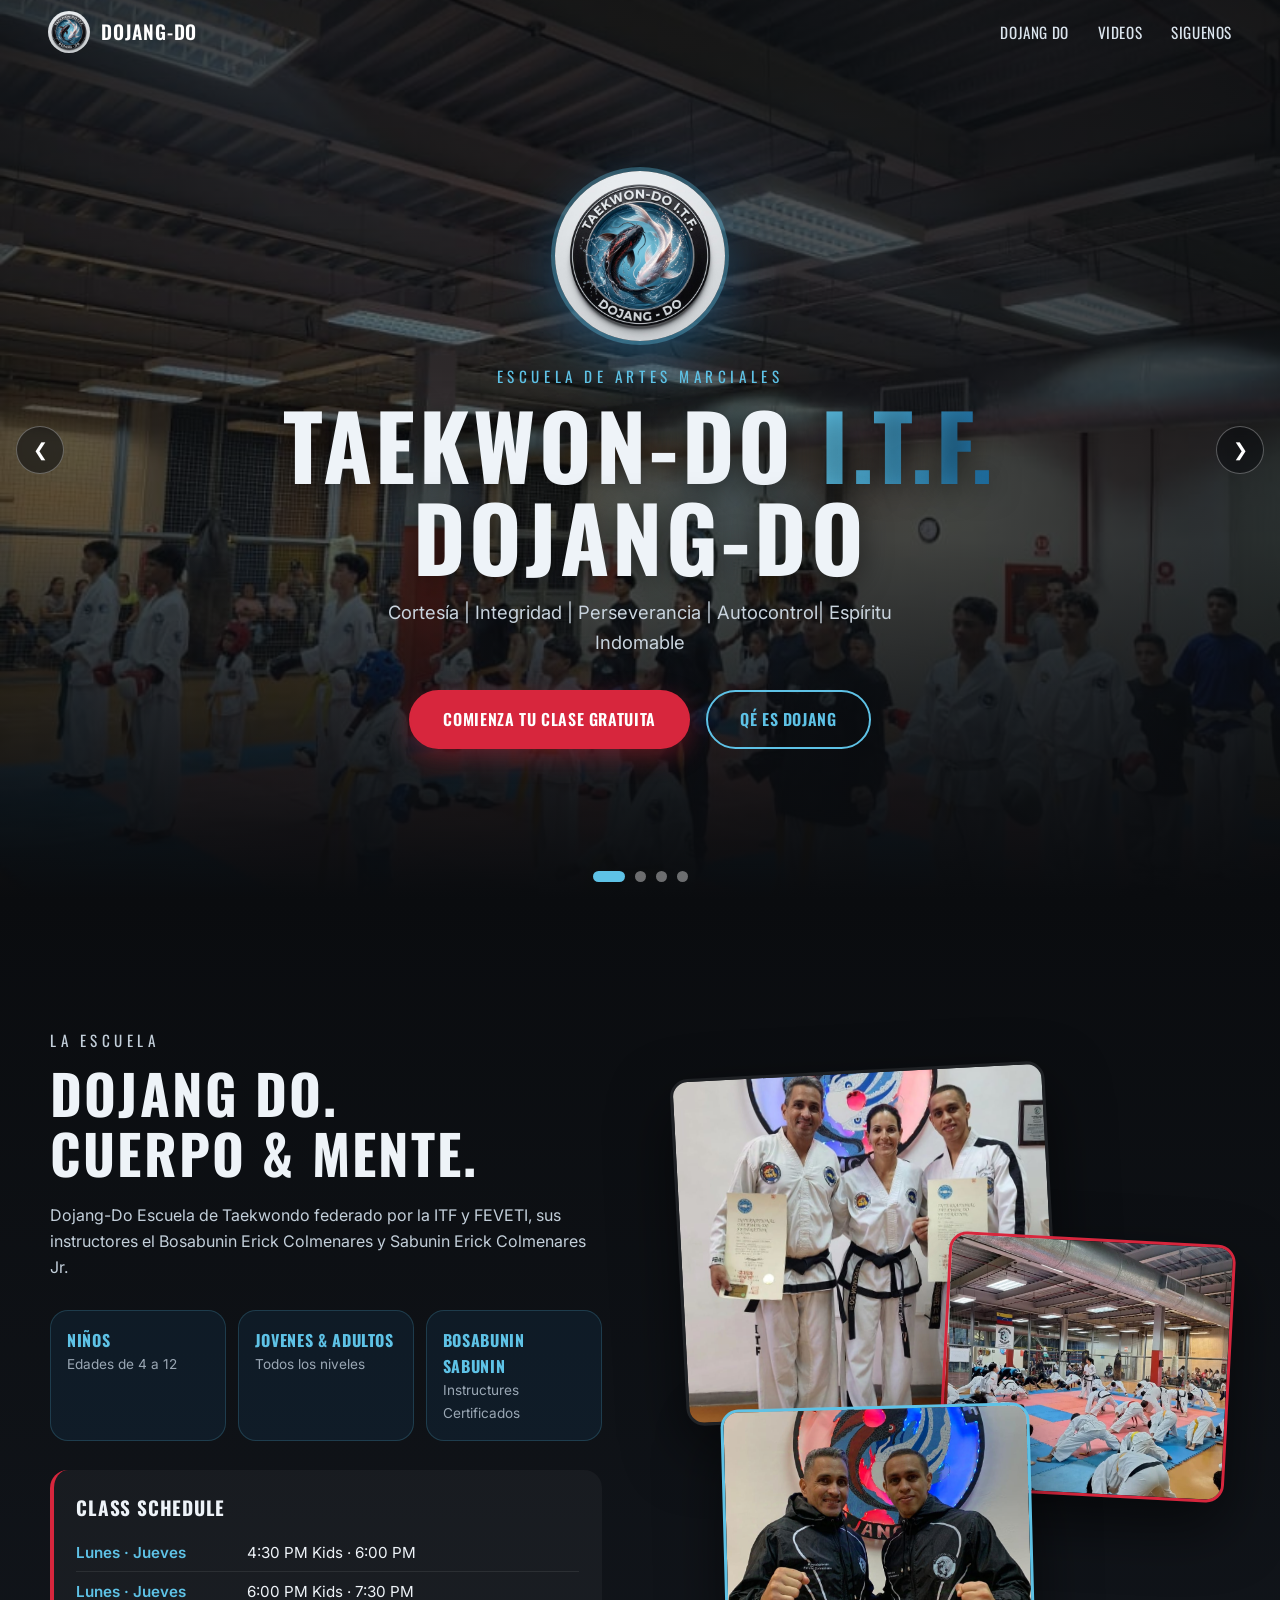
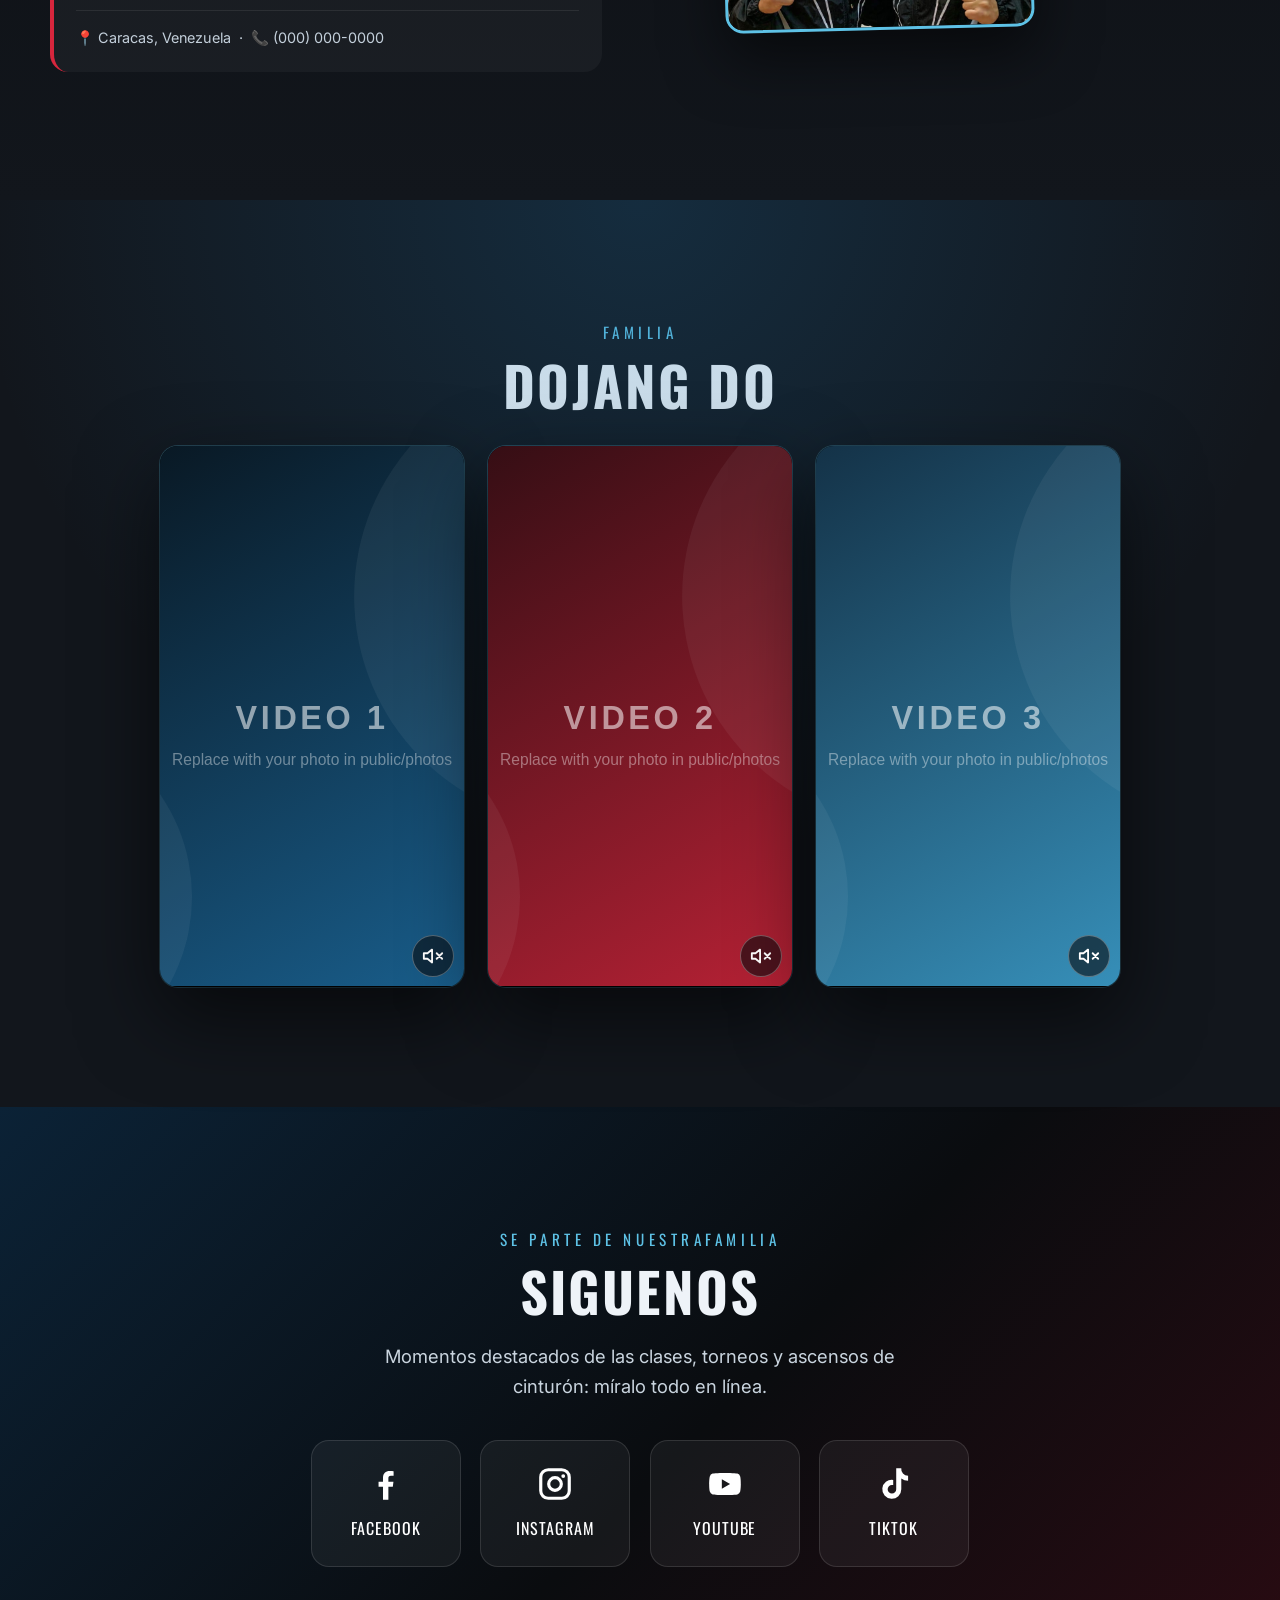
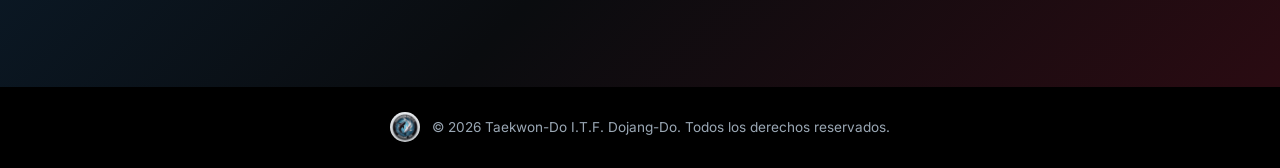
<file: public/index.html>
<!doctype html>
<html lang="en">
<head>
  <meta charset="utf-8">
  <meta name="viewport" content="width=device-width, initial-scale=1">
  <title>Taekwon-Do I.T.F. Dojang-Do</title>
  <meta name="description" content="Taekwon-Do I.T.F. Dojang-Do — traditional ITF martial arts for kids, teens and adults.">
  <link rel="icon" href="images/logo.jpg">
  <link rel="preconnect" href="https://fonts.googleapis.com">
  <link rel="preconnect" href="https://fonts.gstatic.com" crossorigin>
  <link href="https://fonts.googleapis.com/css2?family=Inter:wght@400;500;600&family=Oswald:wght@500;600;700&display=swap" rel="stylesheet">
  <link rel="stylesheet" href="styles.css">
</head>
<body>

<header class="nav" id="nav">
  <a class="brand" href="#top"><img src="images/logo.jpg" alt="Dojang-Do logo"><span>DOJANG-DO</span></a>
  <nav>
    <a href="#school">Dojang Do</a>
    <a href="#videos">Videos</a>
    <a href="#social">Siguenos</a>
  </nav>
  <!--<a class="btn btn-sm" href="#social">Free Trial</a> -->
</header>

<!-- 1. TITLE + BANNER CAROUSEL -->
<section class="hero" id="top">
  <div class="carousel hero-carousel" data-autoplay="5500">
    <div class="slides">
      <img class="slide active" src="photos/banner-1.jpeg" alt="Students training">
      <img class="slide" src="photos/banner-2.jpeg" alt="Sparring class">
      <img class="slide" src="photos/banner-3.jpeg" alt="Patterns practice">
      <img class="slide" src="photos/banner-4.svg" alt="Belt ceremony">
    </div>
    <div class="hero-overlay"></div>
    <div class="hero-content">
      <img class="hero-logo" src="images/logo.jpg" alt="Taekwon-Do I.T.F. Dojang-Do emblem">
      <p class="eyebrow">Escuela de Artes marciales</p>
      <h1>Taekwon-Do <em>I.T.F.</em><br>Dojang-Do</h1>
      <p class="lead">Cortesía | Integridad | Perseverancia | Autocontrol| Espíritu Indomable </p>
      <div class="cta">
        <a class="btn" href="#social">Comienza tu clase gratuita</a>
        <a class="btn btn-ghost" href="#school">Qé es Dojang</a>
      </div>
    </div>
    <button class="arrow prev" aria-label="Previous">&#10094;</button>
    <button class="arrow next" aria-label="Next">&#10095;</button>
    <div class="dots"></div>
  </div>
</section>

<!-- 2. SCHOOL INFO -->
<section class="school" id="school">
  <div class="wrap grid-2">
    <div class="school-text reveal">
      <p class="eyebrow">La escuela</p>
      <h2>Dojang Do.<br>Cuerpo &amp; Mente.</h2>
      <p>Dojang-Do Escuela de Taekwondo federado por la ITF y FEVETI, sus instructores el Bosabunin Erick Colmenares y Sabunin Erick Colmenares Jr.</p>
      <ul class="facts">
        <li><strong>Niños</strong><span>Edades de 4 a 12</span></li>
        <li><strong>Jovenes &amp; Adultos</strong><span>Todos los niveles</span></li>
        <li><strong>Bosabunin Sabunin</strong><span>Instructures Certificados</span></li>
      </ul>
      <div class="schedule">
        <h3>Class Schedule</h3>
        <table>
          <tr><td>Lunes · Jueves</td><td>4:30 PM Kids · 6:00 PM</td></tr>
          <tr><td>Lunes · Jueves</td><td>6:00 PM Kids · 7:30 PM</td></tr>
        </table>
        <p class="addr">&#128205; Caracas, Venezuela &nbsp;·&nbsp; &#128222; (000) 000-0000</p>
      </div>
    </div>
    <div class="school-photos reveal">
      <img class="p1" src="photos/school-1.jpeg" alt="Dojang training hall">
      <img class="p2" src="photos/school-2.jpeg" alt="Instructor teaching">
      <img class="p3" src="photos/school-3.jpeg" alt="Students bowing">
    </div>
  </div>
</section>

<!-- 3. VIDEO CAROUSEL -->
<section class="videos" id="videos">
  <div class="wrap">
    <p class="eyebrow center">Familia </p>
    <h2 class="center">Dojang Do</h2>
    <div class="video-row">
      <div class="reel"><video src="videos/1.mp4" poster="photos/video-poster-1.svg" autoplay muted loop playsinline preload="auto"></video><button class="sound" aria-label="Turn sound on" aria-pressed="false"></button></div>
      <div class="reel"><video src="videos/2.mp4" poster="photos/video-poster-2.svg" autoplay muted loop playsinline preload="auto"></video><button class="sound" aria-label="Turn sound on" aria-pressed="false"></button></div>
      <div class="reel"><video src="videos/3.mp4" poster="photos/video-poster-3.svg" autoplay muted loop playsinline preload="auto"></video><button class="sound" aria-label="Turn sound on" aria-pressed="false"></button></div>
    </div>
  </div>
</section>

<!-- 4. SOCIAL -->
<section class="social" id="social">
  <div class="wrap center">
    <p class="eyebrow">Se parte de nuestrafamilia</p>
    <h2>Siguenos</h2>
    <p class="lead">Momentos destacados de las clases, torneos y ascensos de cinturón: míralo todo en línea.</p>
    <div class="icons">
      <a href="videos/1.mp4" target="_blank" rel="noopener" aria-label="Facebook"><svg viewBox="0 0 24 24"><path d="M13.5 22v-8.2h2.8l.4-3.3h-3.2V8.4c0-.9.3-1.6 1.6-1.6h1.7V3.9c-.3 0-1.3-.1-2.5-.1-2.5 0-4.2 1.5-4.2 4.3v2.4H7.3v3.3h2.8V22h3.4z"/></svg><span>Facebook</span></a>
      <a href="videos/2.mp4" target="_blank" rel="noopener" aria-label="Instagram"><svg viewBox="0 0 24 24"><path d="M7.8 2h8.4A5.8 5.8 0 0 1 22 7.8v8.4a5.8 5.8 0 0 1-5.8 5.8H7.8A5.8 5.8 0 0 1 2 16.2V7.8A5.8 5.8 0 0 1 7.8 2zm-.2 2A3.6 3.6 0 0 0 4 7.6v8.8A3.6 3.6 0 0 0 7.6 20h8.8a3.6 3.6 0 0 0 3.6-3.6V7.6A3.6 3.6 0 0 0 16.4 4H7.6zM12 7a5 5 0 1 1 0 10 5 5 0 0 1 0-10zm0 2a3 3 0 1 0 0 6 3 3 0 0 0 0-6zm5.2-3.2a1.2 1.2 0 1 1 0 2.4 1.2 1.2 0 0 1 0-2.4z"/></svg><span>Instagram</span></a>
      <a href="videos/3.mp4" target="_blank" rel="noopener" aria-label="YouTube"><svg viewBox="0 0 24 24"><path d="M21.6 7.2a2.5 2.5 0 0 0-1.8-1.8C18.2 5 12 5 12 5s-6.2 0-7.8.4A2.5 2.5 0 0 0 2.4 7.2C2 8.8 2 12 2 12s0 3.2.4 4.8a2.5 2.5 0 0 0 1.8 1.8C5.8 19 12 19 12 19s6.2 0 7.8-.4a2.5 2.5 0 0 0 1.8-1.8c.4-1.6.4-4.8.4-4.8s0-3.2-.4-4.8zM10 15V9l5.2 3L10 15z"/></svg><span>YouTube</span></a>
      <a href="videos/4.mp4" target="_blank" rel="noopener" aria-label="TikTok"><svg viewBox="0 0 24 24"><path d="M16.6 2h-3.2v13.3a2.7 2.7 0 1 1-2.7-2.7c.3 0 .6 0 .8.1V9.4a6 6 0 1 0 5.1 5.9V8.6a7.4 7.4 0 0 0 4.3 1.4V6.8a4.3 4.3 0 0 1-4.3-4.8z"/></svg><span>TikTok</span></a>
    </div>
  </div>
</section>

<footer>
  <img src="images/logo.jpg" alt="">
  <p>&copy; <span id="year"></span> Taekwon-Do I.T.F. Dojang-Do. Todos los derechos reservados.</p>
</footer>

<script src="script.js"></script>
</body>
</html>
</file>
<file: public/styles.css>
:root{
  --black:#0a0c0f;
  --ink:#12161c;
  --blue:#1d6fa5;
  --cyan:#5ec2e6;
  --red:#d7263d;
  --pearl:#eef3f8;
  --muted:#9aa7b4;
  --radius:18px;
}
*{box-sizing:border-box;margin:0;padding:0}
.section-bounce{animation:sectionBounce .7s cubic-bezier(.34,1.56,.64,1)}
@keyframes sectionBounce{0%{transform:translateY(28px);opacity:.6}60%{transform:translateY(-8px);opacity:1}100%{transform:translateY(0)}}body{font-family:Inter,system-ui,sans-serif;background:var(--black);color:var(--pearl);line-height:1.65;overflow-x:hidden}
img,video{display:block;max-width:100%}
h1,h2,h3,.btn,.eyebrow,.brand span,nav a{font-family:Oswald,Impact,sans-serif;text-transform:uppercase;letter-spacing:.04em}
.wrap{width:min(1180px,100% - 32px);margin-inline:auto}
.center{text-align:center}
.eyebrow{color:var(--cyan);font-size:.95rem;letter-spacing:.3em;margin-bottom:.6rem}
h2{font-size:clamp(2rem,5vw,3.4rem);line-height:1.1;margin-bottom:1.2rem;font-weight:700}
em{font-style:normal;background:linear-gradient(90deg,var(--cyan),var(--blue));-webkit-background-clip:text;background-clip:text;color:transparent}
.lead{color:#c9d4de;font-size:1.15rem}

/* nav */
.nav{position:fixed;inset:0 0 auto 0;z-index:50;display:flex;align-items:center;justify-content:space-between;gap:1rem;padding:.7rem clamp(16px,4vw,48px);transition:.3s}
.nav.scrolled{background:rgba(10,12,15,.88);backdrop-filter:blur(12px);box-shadow:0 1px 0 rgba(94,194,230,.2)}
.brand{display:flex;align-items:center;gap:.7rem;color:#fff;text-decoration:none;font-size:1.2rem;font-weight:600}
.brand img{width:42px;height:42px;border-radius:50%;object-fit:cover}
.nav nav{display:flex;gap:1.8rem}
.nav nav a{color:#dbe5ee;text-decoration:none;font-size:.95rem;position:relative}
.nav nav a::after{content:"";position:absolute;left:0;bottom:-4px;height:2px;width:0;background:var(--red);transition:.3s}
.nav nav a:hover::after{width:100%}

/* buttons */
.btn{display:inline-block;padding:.9rem 2rem;background:var(--red);color:#fff;border-radius:50px;text-decoration:none;font-weight:600;font-size:1rem;border:2px solid var(--red);transition:.25s;box-shadow:0 8px 24px rgba(215,38,61,.35)}
.btn:hover{transform:translateY(-3px);background:#ef3b52}
.btn-ghost{background:transparent;border-color:var(--cyan);color:var(--cyan);box-shadow:none}
.btn-ghost:hover{background:var(--cyan);color:var(--black)}
.btn-sm{padding:.5rem 1.2rem;font-size:.85rem}

/* carousel */
.carousel{position:relative}
.slides{position:relative;width:100%;height:100%}
.arrow{position:absolute;top:50%;transform:translateY(-50%);z-index:5;width:48px;height:48px;border-radius:50%;border:1px solid rgba(255,255,255,.3);background:rgba(10,12,15,.55);color:#fff;font-size:1.1rem;cursor:pointer;backdrop-filter:blur(6px);transition:.25s}
.arrow:hover{background:var(--red);border-color:var(--red)}
.prev{left:16px}.next{right:16px}
.dots{position:absolute;bottom:18px;left:0;right:0;display:flex;justify-content:center;gap:10px;z-index:5}
.dots button{width:11px;height:11px;border-radius:50%;border:0;background:rgba(255,255,255,.4);cursor:pointer;transition:.3s}
.dots button.on{background:var(--cyan);width:32px;border-radius:8px}

/* hero */
.hero-carousel{height:100svh;min-height:620px}
.hero-carousel .slide{position:absolute;inset:0;width:100%;height:100%;object-fit:cover;opacity:0;transform:scale(1.08);transition:opacity 1.2s ease,transform 7s ease}
.hero-carousel .slide.active{opacity:1;transform:scale(1)}
.hero-overlay{position:absolute;inset:0;background:radial-gradient(ellipse at 30% 50%,rgba(10,12,15,.55),rgba(10,12,15,.9)),linear-gradient(180deg,transparent 60%,var(--black))}
.hero-content{position:absolute;inset:0;display:flex;flex-direction:column;align-items:center;justify-content:center;text-align:center;padding:90px 20px 70px;z-index:3}
.hero-logo{width:clamp(110px,16vw,170px);border-radius:50%;box-shadow:0 0 0 4px rgba(94,194,230,.35),0 20px 60px rgba(29,111,165,.55);margin-bottom:1.4rem;animation:float 5s ease-in-out infinite}
@keyframes float{50%{transform:translateY(-50px)}}
.hero-content h1{font-size:clamp(2.4rem,8vw,5.6rem);line-height:1.02;font-weight:700;margin-bottom:1rem;text-shadow:0 4px 30px rgba(0,0,0,.6)}
.hero-content .lead{max-width:540px;margin-bottom:2rem}
.cta{display:flex;flex-wrap:wrap;gap:1rem;justify-content:center}

/* school */
.school{padding:clamp(70px,10vw,130px) 0;background:linear-gradient(180deg,var(--black),var(--ink))}
.grid-2{display:grid;grid-template-columns:1fr 1fr;gap:clamp(30px,6vw,80px);align-items:center}
.school-text p{color:#c3cfda}
.facts{list-style:none;display:grid;grid-template-columns:repeat(3,1fr);gap:12px;margin:1.8rem 0}
.facts li{padding:1rem;border-radius:var(--radius);background:rgba(29,111,165,.12);border:1px solid rgba(94,194,230,.2);display:flex;flex-direction:column}
.facts strong{font-family:Oswald;text-transform:uppercase;color:var(--cyan);letter-spacing:.04em}
.facts span{font-size:.85rem;color:var(--muted)}
.schedule{padding:1.4rem;border-radius:var(--radius);border-left:4px solid var(--red);background:rgba(255,255,255,.04)}
.schedule h3{margin-bottom:.6rem;font-size:1.2rem}
.schedule table{width:100%;border-collapse:collapse;font-size:.95rem}
.schedule td{padding:.4rem 0;border-bottom:1px solid rgba(255,255,255,.08)}
.schedule td:first-child{color:var(--cyan);font-weight:600;width:34%}
.addr{margin-top:.9rem;font-size:.9rem;color:var(--muted)}
.school-photos{position:relative;height:560px}
.school-photos img{position:absolute;object-fit:cover;border-radius:var(--radius);box-shadow:0 25px 60px rgba(0,0,0,.55);border:3px solid rgba(255,255,255,.08);transition:.4s}
.school-photos img:hover{transform:scale(1.04) rotate(0);z-index:5}
.p1{width:68%;height:62%;top:0;left:0;transform:rotate(-3deg)}
.p2{width:52%;height:46%;top:30%;right:0;transform:rotate(3deg);border-color:var(--red)!important}
.p3{width:56%;height:40%;bottom:0;left:8%;transform:rotate(-1.5deg);border-color:var(--cyan)!important}

/* videos */
.videos{padding:clamp(70px,10vw,120px) 0;background:var(--ink);position:relative}
.videos::before{content:"";position:absolute;inset:0;background:radial-gradient(circle at 50% 0,rgba(29,111,165,.25),transparent 60%);pointer-events:none}
.video-row{margin-top:2rem;max-width:960px;margin-inline:auto;display:grid;grid-template-columns:repeat(3,1fr);gap:clamp(8px,2vw,24px)}
.reel{position:relative;aspect-ratio:9/16;border-radius:var(--radius);overflow:hidden;background:#000;box-shadow:0 30px 80px rgba(0,0,0,.6),0 0 0 1px rgba(94,194,230,.25)}
.reel video{width:100%;height:100%;object-fit:cover}
.sound{position:absolute;right:10px;bottom:10px;width:42px;height:42px;border-radius:50%;border:1px solid rgba(255,255,255,.3);background:rgba(10,12,15,.6) center/22px no-repeat;cursor:pointer;backdrop-filter:blur(6px);transition:.25s;background-image:url("data:image/svg+xml,%3Csvg xmlns='http://www.w3.org/2000/svg' viewBox='0 0 24 24' fill='none' stroke='%23fff' stroke-width='2' stroke-linecap='round' stroke-linejoin='round'%3E%3Cpath d='M11 5 6 9H2v6h4l5 4z'/%3E%3Cpath d='m22 9-6 6M16 9l6 6'/%3E%3C/svg%3E")}
.sound:hover{background-color:var(--red);border-color:var(--red)}
.sound.on{background-color:var(--red);background-image:url("data:image/svg+xml,%3Csvg xmlns='http://www.w3.org/2000/svg' viewBox='0 0 24 24' fill='none' stroke='%23fff' stroke-width='2' stroke-linecap='round' stroke-linejoin='round'%3E%3Cpath d='M11 5 6 9H2v6h4l5 4z'/%3E%3Cpath d='M15.5 8.5a5 5 0 0 1 0 7M19 5a10 10 0 0 1 0 14'/%3E%3C/svg%3E")}
@media(max-width:560px){.sound{width:34px;height:34px;right:6px;bottom:6px;background-size:18px}}
code{background:rgba(255,255,255,.08);padding:2px 6px;border-radius:5px}

/* social */
.social{padding:clamp(70px,10vw,120px) 0;background:linear-gradient(135deg,#0b2236,var(--black) 55%,#2a0b12);text-align:center}
.social .lead{max-width:560px;margin:0 auto 2.4rem}
.icons{display:flex;flex-wrap:wrap;justify-content:center;gap:1.2rem}
.icons a{width:150px;padding:1.5rem 1rem;border-radius:var(--radius);background:rgba(255,255,255,.05);border:1px solid rgba(255,255,255,.12);color:#fff;text-decoration:none;display:flex;flex-direction:column;align-items:center;gap:.8rem;transition:.3s;font-family:Oswald;text-transform:uppercase;letter-spacing:.06em}
.icons svg{width:38px;height:38px;fill:currentColor}
.icons a:hover{transform:translateY(-8px);background:var(--blue);border-color:var(--cyan);box-shadow:0 18px 40px rgba(29,111,165,.5)}
.icons a:nth-child(even):hover{background:var(--red);border-color:var(--red);box-shadow:0 18px 40px rgba(215,38,61,.4)}

footer{display:flex;align-items:center;justify-content:center;gap:12px;padding:1.6rem 16px;background:#000;color:var(--muted);font-size:.85rem;flex-wrap:wrap;text-align:center}
footer img{width:30px;height:30px;border-radius:50%}

/* reveal */
.reveal{opacity:0;transform:translateY(40px);transition:1s cubic-bezier(.2,.7,.2,1)}
.reveal.in{opacity:1;transform:none}

@media(max-width:860px){
  .nav nav{display:none}
  .grid-2{grid-template-columns:1fr}
  .school-photos{height:440px}
  .facts{grid-template-columns:1fr}
  .arrow{width:40px;height:40px}
}
@media(prefers-reduced-motion:reduce){*{animation:none!important;transition:none!important}.reveal{opacity:1;transform:none}}
</file>
